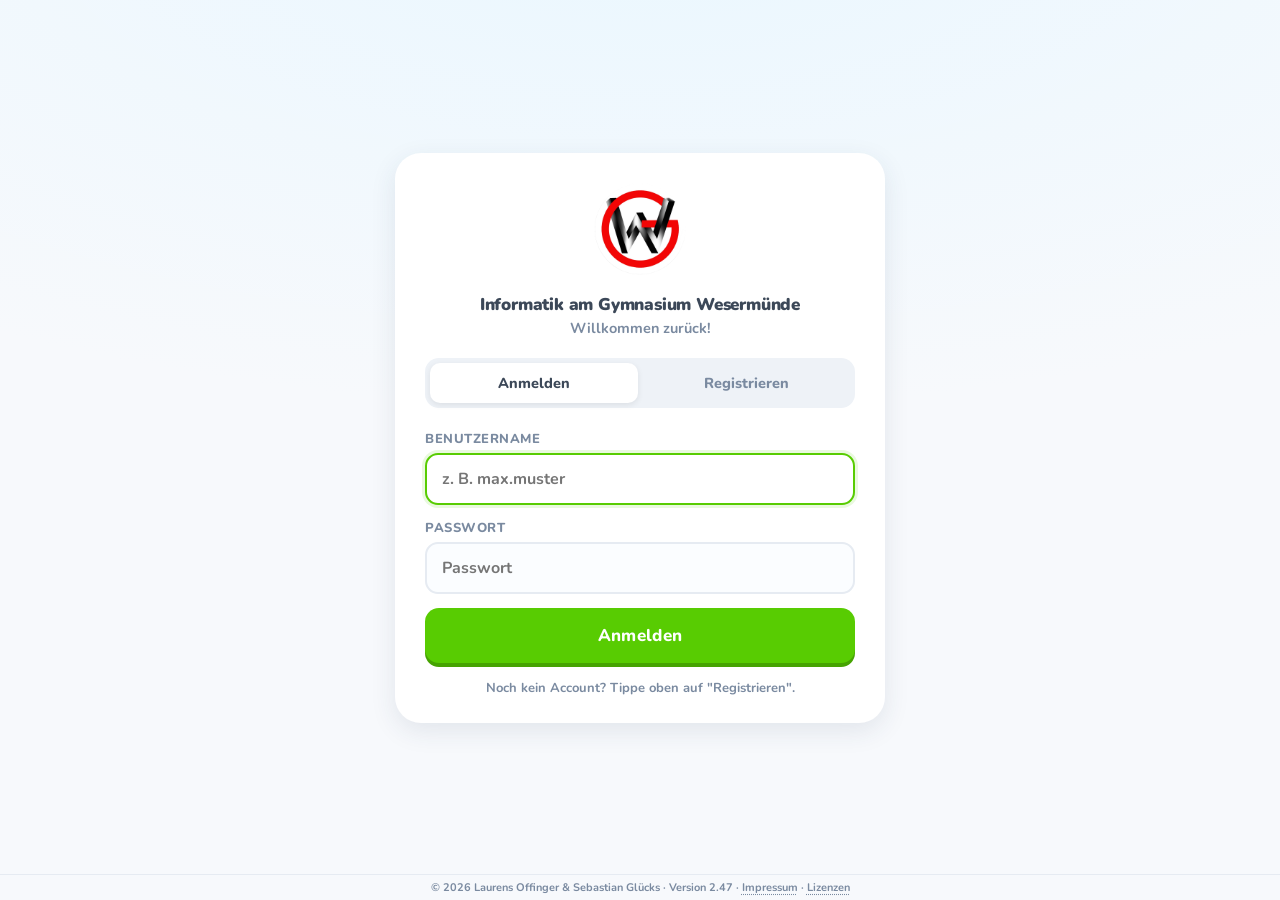
<file: index.html>
<!DOCTYPE html>
<html lang="de">
<head>
<meta charset="UTF-8">
<meta name="viewport" content="width=device-width, initial-scale=1.0">
<title>🐹 Informatik am Gymnasium Wesermünde</title>
<link rel="icon" href="data:image/svg+xml,<svg xmlns='http://www.w3.org/2000/svg' viewBox='0 0 100 100'><text y='.9em' font-size='90'>🐹</text></svg>">
<link rel="preconnect" href="https://fonts.googleapis.com">
<link href="https://fonts.googleapis.com/css2?family=Nunito:ital,wght@0,400;0,600;0,700;0,800;0,900&display=swap" rel="stylesheet">
<style>
  :root{
    --green:#58cc02; --green-d:#46a302; --green-l:#d7ffb8;
    --blue:#1cb0f6; --blue-d:#1899d6;
    --gold:#e7a13a; --gold-d:#c9851f;
    --red:#ff4b4b; --red-d:#e63a3a;
    --purple:#ce82ff;
    --ink:#3c4858; --muted:#7a8aa0; --line:#e6ebf2; --line2:#eef2f7;
    --bg:#f7f9fc; --card:#fff;
    --radius:18px; --shadow:0 8px 26px rgba(40,60,90,.10);
    font-family:"Nunito",system-ui,-apple-system,Segoe UI,Roboto,sans-serif;
  }
  *{box-sizing:border-box}
  html,body{height:100%}
  body{margin:0;background:var(--bg);color:var(--ink);font-family:inherit;font-weight:600}
  a{color:var(--blue);text-decoration:none}
  h1,h2,h3{font-weight:900;letter-spacing:-.2px}

  /* ---------- Splash ---------- */
  #splash{position:fixed;inset:0;display:flex;flex-direction:column;align-items:center;justify-content:center;gap:14px;background:var(--bg);z-index:100;transition:opacity .3s}
  #splash.hide{opacity:0;pointer-events:none}
  #splash .h{font-size:60px;animation:bounce 1s infinite}
  #splash .t{color:var(--muted);font-weight:800}
  @keyframes bounce{0%,100%{transform:translateY(0)}50%{transform:translateY(-12px)}}

  /* ---------- Buttons (Duolingo-3D) ---------- */
  .btn{border:none;border-radius:14px;font-family:inherit;font-weight:800;cursor:pointer;padding:13px 20px;font-size:15px;letter-spacing:.3px;transition:transform .06s,box-shadow .06s,filter .1s;display:inline-flex;align-items:center;gap:8px;justify-content:center}
  .btn:active{transform:translateY(2px)}
  .btn-primary{background:var(--green);color:#fff;box-shadow:0 4px 0 var(--green-d)}
  .btn-primary:active{box-shadow:0 2px 0 var(--green-d)}
  .btn-blue{background:var(--blue);color:#fff;box-shadow:0 4px 0 var(--blue-d)}
  .btn-blue:active{box-shadow:0 2px 0 var(--blue-d)}
  .btn-gold{background:var(--gold);color:#fff;box-shadow:0 4px 0 var(--gold-d)}
  .btn-danger{background:var(--red);color:#fff;box-shadow:0 4px 0 #c4302b}
  .btn-ghost{background:#fff;color:var(--ink);box-shadow:0 0 0 2px var(--line) inset}
  .btn-ghost:active{transform:translateY(1px)}
  .btn:disabled{opacity:.5;cursor:default;transform:none!important}
  .btn-sm{padding:8px 14px;font-size:13.5px;border-radius:11px}
  .btn-lg{padding:16px 26px;font-size:17px;width:100%}

  /* ---------- Inputs ---------- */
  .field{margin:0 0 14px}
  .field label{display:block;font-weight:800;font-size:13px;color:var(--muted);margin:0 0 5px;text-transform:uppercase;letter-spacing:.5px}
  .input{width:100%;border:2px solid var(--line);background:#fbfdff;border-radius:13px;padding:13px 15px;font-family:inherit;font-size:16px;font-weight:700;color:var(--ink);transition:.12s}
  .input:focus{outline:none;border-color:var(--blue);background:#fff}
  textarea.input{resize:vertical;min-height:90px;font-weight:600}

  /* ---------- Auth ---------- */
  .auth-wrap{min-height:100vh;display:flex;align-items:center;justify-content:center;padding:20px 20px 44px;
    background:radial-gradient(1200px 500px at 50% -10%, #eaf7ff, transparent), var(--bg)}
  .auth-card{background:var(--card);border-radius:26px;box-shadow:var(--shadow);width:100%;max-width:490px;padding:30px 30px 26px;animation:pop .35s cubic-bezier(.2,1.2,.4,1)}
  @keyframes pop{from{transform:scale(.94) translateY(10px);opacity:0}to{transform:none;opacity:1}}
  .auth-card .mascot{font-size:58px;text-align:center;line-height:1}
  .auth-card h1{text-align:center;font-size:17px;margin:8px 0 2px;white-space:nowrap}
  .auth-card .sub{text-align:center;color:var(--muted);font-weight:700;margin:0 0 20px;font-size:14.5px}
  .tabs{display:flex;background:var(--line2);border-radius:14px;padding:5px;margin:0 0 22px;gap:4px}
  .tabs button{flex:1;border:none;background:transparent;font-family:inherit;font-weight:800;font-size:14.5px;color:var(--muted);padding:10px;border-radius:10px;cursor:pointer}
  .tabs button.active{background:#fff;color:var(--ink);box-shadow:0 2px 6px rgba(0,0,0,.08)}
  .role-pick{display:grid;grid-template-columns:1fr 1fr;gap:10px;margin:0 0 14px}
  .role-opt{border:2px solid var(--line);border-radius:14px;padding:14px 10px;text-align:center;cursor:pointer;font-weight:800;transition:.12s;background:#fff}
  .role-opt .ic{font-size:26px;display:block;margin-bottom:4px}
  .role-opt.active{border-color:var(--green);background:#f3ffe9;color:var(--green-d)}
  .auth-msg{border-radius:12px;padding:10px 13px;font-weight:800;font-size:14px;margin:0 0 14px;display:none}
  .auth-msg.err{display:block;background:#fff0f0;color:var(--red-d)}
  .auth-msg.ok{display:block;background:#f0fff0;color:var(--green-d)}
  .auth-foot{text-align:center;color:var(--muted);font-size:13px;margin:16px 0 0;font-weight:700}
  .auth-credit{text-align:center;color:var(--muted);font-size:12px;margin:16px 0 0;font-weight:800;border-top:1px solid var(--line2);padding-top:12px}
  .auth-credit b{color:var(--gold-d)}
  #appfoot{position:fixed;left:0;right:0;bottom:0;text-align:center;font-size:11px;color:var(--muted);font-weight:700;padding:5px 10px;background:rgba(247,249,252,.93);border-top:1px solid var(--line);z-index:30;pointer-events:none}
  #appfoot b{color:inherit;font-weight:inherit}
  #appfoot a{pointer-events:auto}   /* der Footer selbst ist klick-durchlässig – Links (Impressum) aber klickbar */

  /* ---------- Patch-Notes (Fab unten links + Verlauf) ---------- */
  .patch-fab{position:fixed;left:16px;bottom:30px;z-index:40;background:#fff;color:var(--muted);border:none;border-radius:999px;
    box-shadow:0 6px 18px rgba(40,60,90,.18),0 0 0 1.5px var(--line) inset;padding:9px 15px 9px 13px;font-family:inherit;font-weight:800;
    font-size:13px;cursor:pointer;display:inline-flex;align-items:center;gap:7px;transition:transform .08s,box-shadow .14s,color .14s}
  .patch-fab:hover{color:var(--ink);transform:translateY(-2px);box-shadow:0 9px 22px rgba(40,60,90,.24),0 0 0 1.5px var(--blue) inset}
  .patch-fab:active{transform:translateY(0)}
  .patch-fab .dot{width:8px;height:8px;border-radius:50%;background:var(--blue);box-shadow:0 0 0 3px #d8f0ff}
  @media (max-width:560px){ .patch-fab span.lbl{display:none} .patch-fab{padding:11px;left:12px;bottom:36px} }
  .patchlog{display:flex;flex-direction:column;gap:6px;margin-top:8px}
  .patchlog .pn{border-left:3px solid var(--line);padding:8px 0 8px 15px}
  .patchlog .pn.latest{border-left-color:var(--green)}
  .patchlog .pn h4{margin:0;font-size:15.5px;display:flex;align-items:center;gap:8px;flex-wrap:wrap}
  .patchlog .pn .ver{font-size:11px;font-weight:900;color:var(--muted);background:var(--line2);padding:2px 8px;border-radius:7px;letter-spacing:.4px}
  .patchlog .pn .date{font-size:12px;color:var(--muted);font-weight:700;margin-left:auto}
  .patchlog .pn ul{margin:8px 0 2px;padding-left:19px}
  .patchlog .pn li{margin:0 0 5px;font-weight:600;line-height:1.45}
  .patchlog .pn li b{font-weight:800;color:var(--ink)}

  /* ---------- App shell ---------- */
  .topbar{position:sticky;top:0;z-index:20;background:#fff;border-bottom:1px solid var(--line);display:flex;align-items:center;gap:12px;padding:11px 18px;box-shadow:0 2px 10px rgba(40,60,90,.04)}
  .topbar .brand{display:flex;align-items:center;gap:9px;font-weight:900;font-size:16px;min-width:0;white-space:nowrap;overflow:hidden;text-overflow:ellipsis}
  .topbar .brand .h{font-size:24px}
  .topbar .brand img.blogo{height:28px;width:28px;object-fit:contain;flex:0 0 auto}
  .topbar .spacer{margin-left:auto}
  .chip{display:inline-flex;align-items:center;gap:7px;background:var(--line2);border-radius:999px;padding:6px 12px 6px 7px;font-weight:800;font-size:13.5px}
  .chip .av{width:26px;height:26px;border-radius:50%;background:var(--gold);color:#fff;display:flex;align-items:center;justify-content:center;font-size:14px;font-weight:900}
  .chip.teacher .av{background:var(--blue)}
  .badge{font-size:11px;font-weight:900;text-transform:uppercase;letter-spacing:.6px;padding:3px 8px;border-radius:8px;background:var(--green-l);color:var(--green-d)}
  .badge.blue{background:#dff2ff;color:var(--blue-d)}
  .badge.gold{background:#fff0d6;color:var(--gold-d)}
  .badge.gray{background:var(--line2);color:var(--muted)}

  /* ---------- Konto-Dropdown (Topbar) ---------- */
  .usermenu{position:relative;display:inline-block}
  .chipbtn{border:none;cursor:pointer;font-family:inherit;font-size:13.5px;color:var(--ink);transition:filter .1s}
  .chipbtn:hover{filter:brightness(.97)}
  .chip .caret{font-size:11px;opacity:.65;margin-left:1px}
  .menu{position:absolute;right:0;top:calc(100% + 8px);background:#fff;border-radius:14px;
    box-shadow:0 12px 30px rgba(40,60,90,.18),0 0 0 1px var(--line) inset;padding:6px;min-width:210px;z-index:60;
    display:flex;flex-direction:column;gap:2px;animation:pop .14s cubic-bezier(.2,1.2,.4,1)}
  .menu-item{display:flex;align-items:center;gap:10px;width:100%;text-align:left;border:none;background:none;
    font-family:inherit;font-weight:800;font-size:14px;color:var(--ink);padding:11px 13px;border-radius:10px;cursor:pointer}
  .menu-item:hover{background:var(--line2)}
  .menu-item.danger{color:var(--red-d)}
  .menu-item.danger:hover{background:#fff0f0}

  .container{max-width:1080px;margin:0 auto;padding:22px 18px 60px}
  .page-head{display:flex;align-items:center;gap:12px;margin:4px 0 20px;flex-wrap:wrap}
  .page-head h2{font-size:24px;margin:0}
  .page-head .spacer{margin-left:auto}
  .muted{color:var(--muted)}
  .crumb{background:none;border:none;color:var(--blue);font-weight:800;cursor:pointer;font-family:inherit;font-size:14px;padding:0}

  .grid{display:grid;gap:14px;grid-template-columns:repeat(auto-fill,minmax(250px,1fr))}
  .card{background:var(--card);border-radius:var(--radius);box-shadow:var(--shadow);padding:18px}
  .card.click{cursor:pointer;transition:transform .1s,box-shadow .1s;border:2px solid transparent}
  .card.click:hover{transform:translateY(-3px);box-shadow:0 12px 30px rgba(40,60,90,.14);border-color:var(--green-l)}
  .card h3{margin:0 0 6px;font-size:18px}
  .card .meta{color:var(--muted);font-size:13.5px;font-weight:700}
  .codechip{display:inline-flex;align-items:center;gap:8px;font-family:"JetBrains Mono",monospace;font-weight:800;background:#fff7e9;color:var(--gold-d);border:2px dashed var(--gold);border-radius:11px;padding:7px 12px;font-size:16px;letter-spacing:1px}
  .empty{text-align:center;color:var(--muted);padding:40px 20px;font-weight:700}
  .empty .ic{font-size:46px;display:block;margin-bottom:10px;opacity:.7}

  .list{display:flex;flex-direction:column;gap:10px}
  .row{display:flex;align-items:center;gap:12px;background:#fff;border:2px solid var(--line);border-radius:14px;padding:13px 15px}
  .row .grow{flex:1;min-width:0}
  .row .grow .t{display:block;font-weight:800}
  .row .grow .t.clickable{cursor:pointer;display:inline-block}
  .row .grow .t.clickable:hover{color:var(--blue);text-decoration:underline}
  .row .grow .s{display:block;color:var(--muted);font-size:13px;font-weight:700;margin-top:2px}
  /* Vorschautext einer Aufgabe: eine Zeile ueber die volle Breite, am Ende "..." */
  .row .grow .s.prev{white-space:nowrap;overflow:hidden;text-overflow:ellipsis;margin-top:3px}
  .acts{display:flex;gap:5px;flex:none}
  .abtn{border:1px solid var(--line);background:#fff;border-radius:9px;padding:6px 9px;font-size:14px;line-height:1;cursor:pointer;transition:.1s}
  .abtn:hover{border-color:#cdd5e0;background:#fafbfd}
  .abtn.on{background:#2b6cff;color:#fff;border-color:#2b6cff}
  .editnote{background:#fff7e6;border:1.5px solid #ffd98a;border-radius:12px;padding:9px 13px;font-size:13px;font-weight:700;color:#7a5a00;margin-bottom:10px}

  /* ---------- Matrix ---------- */
  /* max-height: die Matrix rollt in sich - nur so bleibt die Kopfzeile
     (position:sticky) beim Scrollen sichtbar */
  .matrix-wrap{overflow:auto;max-height:74vh;background:#fff;border-radius:var(--radius);box-shadow:var(--shadow);padding:6px}
  table.matrix{border-collapse:separate;border-spacing:0;width:100%;font-size:14px}
  table.matrix th,table.matrix td{padding:10px 12px;text-align:center;white-space:nowrap}
  table.matrix thead th{position:sticky;top:0;background:#fff;font-weight:900;color:var(--muted);border-bottom:2px solid var(--line);font-size:12.5px}
  table.matrix th.stu{text-align:left;position:sticky;left:0;background:#fff;z-index:1}
  table.matrix td.stu{text-align:left;position:sticky;left:0;background:#fff;font-weight:800;z-index:1;border-right:2px solid var(--line)}
  table.matrix td.stu.clickable{cursor:pointer}
  table.matrix td.stu.clickable:hover{color:var(--blue);text-decoration:underline}
  table.matrix tbody tr:nth-child(even) td{background:#fafcff}
  table.matrix tbody tr:nth-child(even) td.stu{background:#fafcff}
  /* Abgabe-Matrix im Vollbild (maximiert – über die gesamte Bildschirmbreite) */
  .matrix-modal{position:fixed;inset:0;z-index:70;background:var(--bg);display:flex;flex-direction:column}
  .matrix-modal .mm-head{display:flex;align-items:center;gap:12px;padding:13px 20px;border-bottom:1px solid var(--line);flex-wrap:wrap;background:var(--card)}
  .matrix-modal .mm-head h2{margin:0;font-size:18px}
  .matrix-modal .mm-body{flex:1;overflow:auto;padding:16px 20px}
  .matrix-modal .mm-body .matrix-wrap{box-shadow:none;padding:0;overflow:visible}   /* .mm-body wird Scroll-Container -> Kopfzeile (top:0) UND Namensspalte (left:0) kleben korrekt */
  .cell{display:inline-flex;align-items:center;justify-content:center;width:34px;height:34px;border-radius:10px;font-size:17px;font-weight:900}
  /* anklickbar -> Finger-Zeiger, wie bei den Entwurfs-Zellen */
  .cell.done{background:#e9ffd6;color:var(--green-d);cursor:pointer}
  .cell.pass{background:var(--green);color:#fff;cursor:pointer}
  .cell.none{background:var(--line2);color:#c4cdd9}
  .cell.draft{background:#e8f1ff;color:#3b7dd8;cursor:pointer;font-size:15px}
  .cell.draft:hover{background:#d7e8ff}

  /* ---------- SQL Aufgaben-Editor: Teilaufgaben-Liste ---------- */
  .sqedit{cursor:pointer;border:1.5px solid var(--line);border-radius:12px;padding:10px 13px;margin-bottom:8px;background:var(--card);transition:border-color .12s,background .12s,box-shadow .12s}
  .sqedit:hover{border-color:var(--green-l)}
  .sqedit.sel{border-color:var(--green);background:var(--green-l);box-shadow:0 2px 8px rgba(88,204,2,.10)}
  .sqedit-row{display:flex;align-items:center;gap:9px}
  .sqedit-no{flex:none;display:inline-flex;align-items:center;justify-content:center;width:22px;height:22px;border-radius:50%;background:var(--line2);color:var(--muted);font-weight:900;font-size:12px}
  .sqedit.sel .sqedit-no{background:var(--green);color:#fff}
  .sqedit-t{flex:1;min-width:0;font-weight:700;font-size:13.5px;color:var(--ink);white-space:nowrap;overflow:hidden;text-overflow:ellipsis}
  .sqedit-t.empty{font-weight:600;font-style:italic;color:var(--muted)}
  .sqedit-acts{flex:none;display:flex;gap:3px}

  /* ---------- Modal ---------- */
  .modal-bg{position:fixed;inset:0;background:rgba(30,42,60,.45);display:flex;align-items:center;justify-content:center;padding:18px;z-index:50;animation:fade .15s}
  @keyframes fade{from{opacity:0}to{opacity:1}}
  .modal{background:#fff;border-radius:22px;box-shadow:var(--shadow);width:100%;max-width:560px;max-height:92vh;overflow:auto;padding:24px;animation:pop .25s cubic-bezier(.2,1.2,.4,1)}
  .modal.wide{max-width:920px}
  .modal h3{margin:0 0 4px;font-size:21px}
  .modal .x{float:right;border:none;background:var(--line2);width:34px;height:34px;border-radius:10px;font-size:18px;cursor:pointer;font-weight:900;color:var(--muted)}

  /* ---------- Toast ---------- */
  #toast{position:fixed;bottom:46px;left:50%;transform:translateX(-50%) translateY(24px);background:#2b3a4f;color:#fff;padding:13px 20px;border-radius:14px;font-weight:800;box-shadow:var(--shadow);opacity:0;transition:.25s;pointer-events:none;z-index:120;max-width:90vw}
  #toast.show{opacity:1;transform:translateX(-50%) translateY(0)}
  #toast.err{background:var(--red-d)} #toast.ok{background:var(--green-d)}

  .spin{width:22px;height:22px;border:3px solid var(--line);border-top-color:var(--green);border-radius:50%;animation:rot .7s linear infinite;display:inline-block}
  @keyframes rot{to{transform:rotate(360deg)}}
  .center-load{display:flex;align-items:center;justify-content:center;gap:12px;padding:50px;color:var(--muted);font-weight:800}

  @media (max-width:560px){
    .auth-card{padding:24px 20px}
    .role-pick{grid-template-columns:1fr 1fr}
  }

  /* ---------- Tool-Launcher ---------- */
  .toolgrid{grid-template-columns:repeat(auto-fill,minmax(220px,1fr));max-width:760px;margin:0 auto}
  .card.tool{text-align:center;padding:24px 16px}
  .card.tool .ticon{font-size:46px;line-height:1;margin-bottom:6px}
  .card.tool.disabled{opacity:.55;filter:grayscale(.6);cursor:not-allowed}

  /* ---------- Dark Mode (hell/dunkel/automatisch) ---------- */
  :root[data-theme="dark"]{
    --ink:#e7edf5; --muted:#9aa7b8; --line:#2b3442; --line2:#222b37;
    --bg:#141a22; --card:#1e2531; --green-l:#26361b;
    --shadow:0 8px 26px rgba(0,0,0,.55);
  }
  :root[data-theme="dark"] body{background:var(--bg)}
  :root[data-theme="dark"] .topbar{background:var(--card)}
  :root[data-theme="dark"] .menu{background:var(--card)}
  :root[data-theme="dark"] .menu-item.danger:hover{background:#3a1f22}
  :root[data-theme="dark"] .input{background:#161d27;color:var(--ink);border-color:var(--line)}
  :root[data-theme="dark"] .input:focus{background:#1e2531}
  :root[data-theme="dark"] .btn-ghost{background:#1e2531;color:var(--ink);box-shadow:0 0 0 2px var(--line) inset}
  :root[data-theme="dark"] .tabs button.active{background:#2b3442;color:var(--ink)}
  :root[data-theme="dark"] .role-opt{background:#1e2531}
  :root[data-theme="dark"] .codechip{background:#2a2410;color:var(--gold)}
  :root[data-theme="dark"] .modal{background:var(--card)}
  :root[data-theme="dark"] .matrix-wrap{background:var(--card)}
  :root[data-theme="dark"] table.matrix thead th,
  :root[data-theme="dark"] table.matrix th.stu,
  :root[data-theme="dark"] table.matrix td.stu{background:var(--card)}
  :root[data-theme="dark"] table.matrix tbody tr:nth-child(even) td,
  :root[data-theme="dark"] table.matrix tbody tr:nth-child(even) td.stu{background:#18202b}
  :root[data-theme="dark"] .row{background:var(--card)}
  :root[data-theme="dark"] .abtn:not(.on){background:#1e2531;color:var(--ink)}
  :root[data-theme="dark"] .abtn:not(.on):hover{background:#27303d}
  :root[data-theme="dark"] .patch-fab{background:var(--card);color:var(--ink)}
  :root[data-theme="dark"] #appfoot{background:rgba(20,26,34,.93)}
  :root[data-theme="dark"] .auth-wrap{background:radial-gradient(1200px 500px at 50% -10%, #102438, transparent), var(--bg)}

  /* ---------- Aufgabenseite (2.47): Drei-Spalten-Layout ohne Seiten-Scroll --
     Desktop (ab 1280 px): Territorium 30 | Code 40 | Abgaben 30. Zwei Regler:
     links (in der Ansicht) verschiebt Territorium/Code bei fester Abgaben-
     Spalte, rechts verschiebt Code/Abgaben bei festem Territorium. Die
     Ausgabe sitzt unten am Bildschirmrand, ihr Griff zieht die Hoehe.
     Mobil (unter 1280 px): Territorium|Code 50:50, "Meine Abgaben" tauscht
     das Territorium aus. */
  .container.weit{max-width:none;height:calc(100vh - 58px);display:flex;flex-direction:column;overflow:hidden;padding:8px 18px 10px}
  .weit .page-head{margin:0 0 6px;flex:0 0 auto}
  .weit .page-head h2{font-size:22px}
  .weit > .card,.weit > div{flex:0 0 auto}
  .weit .ab-desc{margin:0 0 8px;padding:10px 16px;max-height:24vh;overflow:auto}
  .topbar #tbSlot{position:absolute;left:50%;top:50%;transform:translate(-50%,-50%);z-index:1}
  .topbar #tbSlot .btn{padding:8px 16px;font-size:14px}
  @media (max-width:900px){ .topbar #tbSlot{position:static;transform:none} .topbar #tbSlot .btn{padding:7px 12px} }
  .topbar #tbBack{margin-right:6px}
  .cockpit{flex:1 1 auto!important;min-height:280px;position:relative;display:grid;gap:0;
    grid-template-columns:minmax(0,1fr) 9px var(--ckB,29%);align-items:stretch}
  .cockpit.ohne-abg{grid-template-columns:minmax(0,1fr) 0 0}
  .cockpit.ohne-abg .ck-split,.cockpit.ohne-abg .ck-side{display:none}
  .ck-main{min-width:0;min-height:0;display:flex;flex-direction:column}
  #solveHost{flex:1;min-height:0}
  .cockpit .hv{height:100%;display:flex;flex-direction:column}
  .cockpit .hv.fill .hv-main{height:auto!important;flex:1;min-height:0}
  .cockpit .hv .hv-hsplit{display:none}
  /* Territorium LINKS, Code RECHTS: die beiden Ansichts-Spalten tauschen die
     Plaetze rein per Raster - die Engine bleibt unangetastet. --edwA gilt
     damit fuer die LINKE Spalte (Territorium). Standard 30:40. */
  .cockpit .hv-main > .hv-pane:nth-child(1){grid-column:3;grid-row:1}
  .cockpit .hv-main > .hv-vsplit{grid-column:2;grid-row:1}
  .cockpit .hv-main > .hv-pane:nth-child(3){grid-column:1;grid-row:1}
  .cockpit .hv{--edwA:3fr;--edwB:4fr}
  .ck-split{cursor:ew-resize;display:flex;align-items:center;justify-content:center}
  .ck-split::after{content:"";width:3px;height:44px;border-radius:2px;background:var(--muted);opacity:.35}
  .ck-split:hover::after{opacity:.7;background:#1cb0f6}
  .ck-side{min-width:0;min-height:0}
  .side-pane{background:var(--card);border:2px solid var(--line);border-radius:14px;overflow:hidden;
    display:flex;flex-direction:column;height:100%;min-height:0}
  .side-pane .sp-head{padding:8px 12px;border-bottom:1px solid var(--line2);font-weight:800;font-size:13px;color:var(--muted);display:flex;align-items:center;gap:8px;flex:0 0 auto}
  .side-pane .sp-body{flex:1;overflow:auto;padding:10px 12px;min-height:0}
  .side-pane .sp-body .list{display:flex;flex-direction:column;gap:8px}
  .side-pane .sp-foot{flex:0 0 auto;border-top:1px solid var(--line2);padding:10px 12px;background:var(--bg)}
  /* Ausgabe: unten fixiert, Hoehe am Griff ziehbar */
  #outGrip{flex:0 0 auto;height:11px;margin:4px 0 2px;cursor:ns-resize;display:flex;align-items:center;justify-content:center}
  #outGrip::after{content:"";width:56px;height:3px;border-radius:2px;background:var(--muted);opacity:.35}
  #outGrip:hover::after{opacity:.7;background:#1cb0f6}
  #solveOutHome{flex:0 0 auto;display:block}
  #solveOutHome .out{height:var(--outH,110px)!important;min-height:44px;max-height:55vh;resize:none}
  #draftMsg{position:fixed;top:62px;right:16px;z-index:30;font-size:12px;color:var(--muted);
    background:var(--card);border:1px solid var(--line);border-radius:10px;padding:4px 10px;
    box-shadow:var(--shadow);pointer-events:none}
  #draftMsg:empty{display:none}
  @media (max-width:1279px){
    .cockpit{grid-template-columns:minmax(0,1fr) 0 0}
    .ck-split,.ck-side{display:none}
    .cockpit .hv{--edwA:1fr;--edwB:1fr}
    .cockpit.mob-abg .hv-main > .hv-pane:nth-child(3){visibility:hidden}
    /* Overlay im selben Rasterfeld wie die Hauptspalte - absolute Positionierung
       wuerde sich am (leeren) dritten Rasterfeld ausrichten und rechts landen. */
    .cockpit.mob-abg .ck-side{display:block;grid-column:1;grid-row:1;justify-self:start;width:calc(50% - 5px);height:100%;z-index:5}
  }
  
</style>
<link rel="stylesheet" href="polish.css?v=1">
<script>(function(){try{var p=localStorage.getItem('themePref')||'auto';var d=p==='dark'||(p==='auto'&&window.matchMedia&&window.matchMedia('(prefers-color-scheme:dark)').matches);document.documentElement.setAttribute('data-theme',d?'dark':'light');}catch(e){}})();</script>
</head>
<body>
  <div id="splash"><div class="h">🐹</div><div class="t">Informatik am Gymnasium Wesermünde lädt…</div></div>
  <div id="app"></div>
  <footer id="appfoot"></footer>
  <div id="toast"></div>

  <!-- Supabase-Bibliothek: bewusst die MITGELIEFERTE, gepinnte Kopie (v2.112.2)
       statt eines CDN. Grund: Ein CDN-Skript mit schwebender Versionsangabe
       koennte jederzeit ausgetauscht werden und haette dann vollen Zugriff auf
       Anmeldedaten und Schuelerdaten. Ausserdem laeuft die Plattform so komplett
       offline im Schulnetz, und die CSP kommt ohne Fremd-Domain aus. -->
  <script src="supabase.local.js?v=2112"></script>
  <script src="config.js"></script>
  <script>/* Favicon optional per config.js (FAVICON_URL) austauschbar – z. B. auf dem Schulserver */(function(){try{var c=window.HAMSTER_CONFIG||{};if(c.FAVICON_URL){var l=document.querySelector("link[rel='icon']");if(!l){l=document.createElement("link");l.rel="icon";document.head.appendChild(l);}l.href=c.FAVICON_URL;}}catch(e){}})();</script>
  <script src="engine.js?v=h25"></script>
  <script src="sqlengine.js?v=h25"></script>
  <script src="filiusengine.js?v=h5"></script>
  <script src="filiusview.js?v=h6"></script>
  <script src="javaengine.js?v=j2"></script>
  <script src="javaview.js?v=j5"></script>
  <script src="app.js?v=h62"></script>
  <script src="polish.js?v=1"></script>
</body>
</html>
</file>
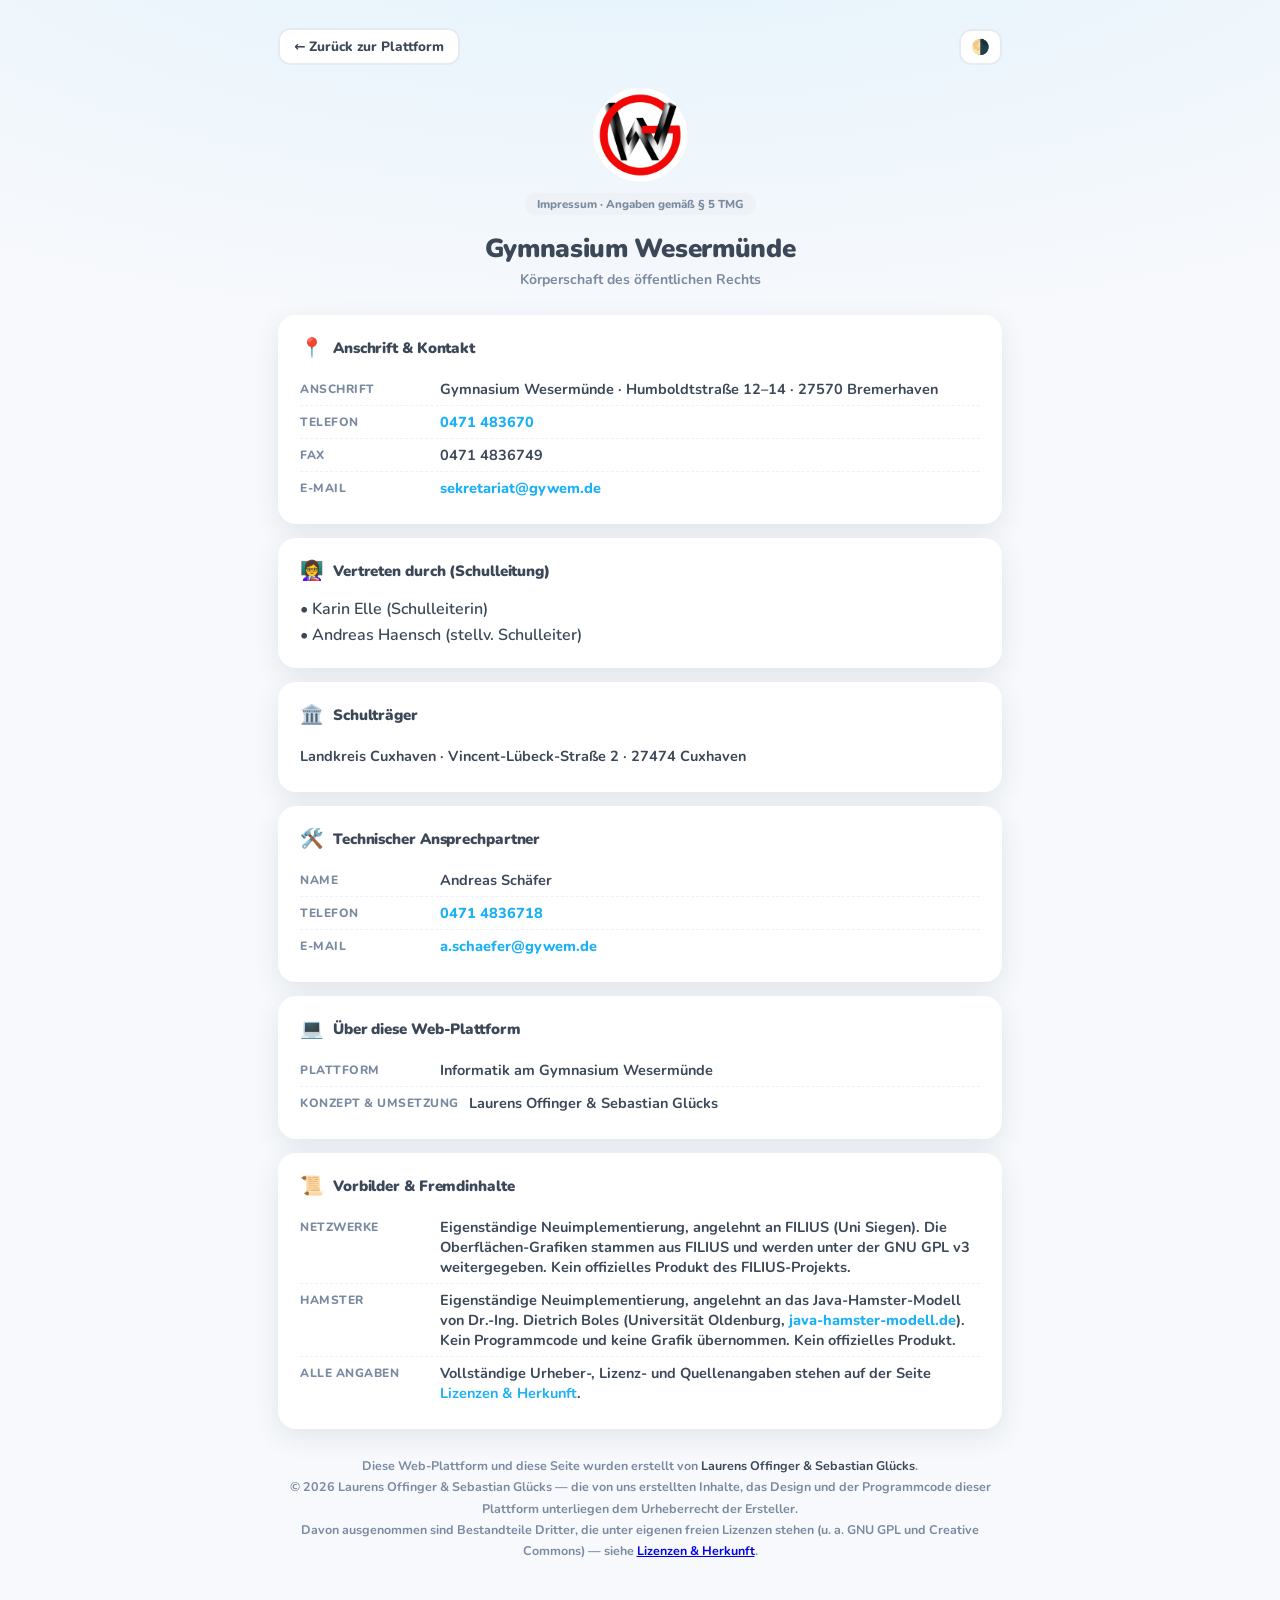
<file: impressum.html>
<!DOCTYPE html>
<html lang="de">
<head>
<meta charset="UTF-8">
<meta name="viewport" content="width=device-width, initial-scale=1.0">
<title>Impressum · Informatik am Gymnasium Wesermünde</title>
<link rel="icon" href="data:image/svg+xml,<svg xmlns='http://www.w3.org/2000/svg' viewBox='0 0 100 100'><text y='.9em' font-size='90'>🐹</text></svg>">
<link rel="preconnect" href="https://fonts.googleapis.com">
<link href="https://fonts.googleapis.com/css2?family=Nunito:ital,wght@0,400;0,600;0,700;0,800;0,900&display=swap" rel="stylesheet">

<script>
/* ============================================================================
   ✏️✏️✏️  HIER DIE IMPRESSUMS-DATEN BEARBEITEN  ✏️✏️✏️
   ----------------------------------------------------------------------------
   Einfach die Texte in Anführungszeichen ändern und die Datei speichern.
   Leere Felder ("") werden auf der Seite automatisch AUSGEBLENDET —
   so könnt ihr z. B. Aufsichtsbehörde oder Datenschutz später ergänzen.
   ============================================================================ */
const DATEN = {
  einrichtung:  "Gymnasium Wesermünde",
  rechtsform:   "Körperschaft des öffentlichen Rechts",
  strasse:      "Humboldtstraße 12–14",
  plzOrt:       "27570 Bremerhaven",
  telefon:      "0471 483670",
  fax:          "0471 4836749",
  email:        "sekretariat@gywem.de",

  leitung: [                                   // gesetzliche Vertretung
    "Karin Elle (Schulleiterin)",
    "Andreas Haensch (stellv. Schulleiter)",
  ],

  traeger:      "Landkreis Cuxhaven · Vincent-Lübeck-Straße 2 · 27474 Cuxhaven",

  technik: {                                   // technischer Ansprechpartner
    name:    "Andreas Schäfer",
    telefon: "0471 4836718",
    email:   "a.schaefer@gywem.de",
  },

  aufsicht:       "",   // z. B. "Niedersächsische Landesschulbehörde, …" (leer = ausgeblendet)
  datenschutz:    "",   // z. B. "Datenschutzbeauftragte:r: Name, E-Mail"   (leer = ausgeblendet)
  verantwortlich: "",   // Verantwortlich i. S. d. § 18 Abs. 2 MStV        (leer = ausgeblendet)

  plattform: {                                 // Angaben zu dieser Web-Plattform
    name:      "Informatik am Gymnasium Wesermünde",
    ersteller: "Laurens Offinger & Sebastian Glücks",
    jahr:      "2026",
  },
};
/* ======================= ENDE DES BEARBEITBAREN TEILS ======================= */
</script>

<style>
  :root{
    --green:#58cc02; --green-d:#46a302;
    --blue:#1cb0f6; --blue-d:#1899d6;
    --gold:#e7a13a; --red-d:#e63a3a;
    --ink:#3c4858; --muted:#7a8aa0; --line:#e6ebf2; --line2:#eef2f7;
    --bg:#f7f9fc; --card:#fff;
    --radius:18px; --shadow:0 8px 26px rgba(40,60,90,.10);
    font-family:"Nunito",system-ui,-apple-system,Segoe UI,Roboto,sans-serif;
  }
  :root[data-theme="dark"]{
    --ink:#dbe4ef; --muted:#8fa1b8; --line:#2a3340; --line2:#222b36;
    --bg:#10151c; --card:#151b24; --shadow:0 8px 26px rgba(0,0,0,.35);
  }
  *{box-sizing:border-box}
  body{margin:0;background:radial-gradient(1200px 500px at 50% -10%, rgba(28,176,246,.10), transparent), var(--bg);
       color:var(--ink);font-family:inherit;font-weight:600;min-height:100vh}
  .wrap{max-width:760px;margin:0 auto;padding:28px 18px 60px}
  .top{display:flex;align-items:center;gap:10px;margin-bottom:22px;flex-wrap:wrap}
  .back{display:inline-flex;align-items:center;gap:7px;background:var(--card);color:var(--ink);text-decoration:none;
        font-weight:800;font-size:13.5px;padding:9px 16px;border-radius:12px;box-shadow:0 0 0 2px var(--line) inset;transition:.12s}
  .back:hover{box-shadow:0 0 0 2px var(--blue) inset;color:var(--blue)}
  .theme{margin-left:auto;border:none;background:var(--card);box-shadow:0 0 0 2px var(--line) inset;border-radius:12px;
         padding:9px 12px;cursor:pointer;font-size:15px}
  .hero{text-align:center;margin:6px 0 26px}
  .hero .mascot{font-size:52px;line-height:1}
  .hero h1{font-weight:900;letter-spacing:-.3px;font-size:26px;margin:8px 0 4px}
  .hero p{color:var(--muted);font-weight:700;margin:0;font-size:14px}
  .card{background:var(--card);border-radius:var(--radius);box-shadow:var(--shadow);padding:20px 22px;margin-bottom:14px}
  .card h2{display:flex;align-items:center;gap:9px;font-size:15px;font-weight:900;margin:0 0 12px;letter-spacing:-.1px}
  .card h2 .ic{font-size:19px}
  .row{display:flex;gap:10px;padding:6px 0;border-bottom:1px dashed var(--line2);font-size:14.5px;flex-wrap:wrap}
  .row:last-child{border-bottom:none}
  .row .k{min-width:130px;color:var(--muted);font-weight:800;font-size:12px;text-transform:uppercase;letter-spacing:.5px;padding-top:2px}
  .row .v{flex:1;font-weight:700;min-width:200px}
  .row .v a{color:var(--blue);text-decoration:none;font-weight:800}
  .row .v a:hover{text-decoration:underline}
  ul.plain{margin:0;padding:0;list-style:none}
  ul.plain li{padding:2px 0}
  .copyright{margin-top:26px;text-align:center;color:var(--muted);font-size:12.5px;font-weight:700;line-height:1.7}
  .copyright b{color:var(--ink)}
  .badge{display:inline-block;background:var(--line2);border-radius:999px;padding:3px 12px;font-size:11.5px;font-weight:800;color:var(--muted);margin-bottom:8px}
</style>
</head>
<body>
<div class="wrap">
  <div class="top">
    <a class="back" href="index.html">← Zurück zur Plattform</a>
    <button class="theme" id="themeBtn" title="Design wechseln">🌗</button>
  </div>

  <div class="hero">
    <div class="mascot"><img src="logo-gywem.png" alt="Logo Gymnasium Wesermünde" style="height:96px;width:96px;object-fit:contain" onerror="this.outerHTML='🏫'"></div>
    <div class="badge">Impressum · Angaben gemäß § 5 TMG</div>
    <h1 id="hName"></h1>
    <p id="hForm"></p>
  </div>

  <div class="card">
    <h2><span class="ic">📍</span>Anschrift &amp; Kontakt</h2>
    <div class="row"><span class="k">Anschrift</span><span class="v" id="vAnschrift"></span></div>
    <div class="row"><span class="k">Telefon</span><span class="v" id="vTel"></span></div>
    <div class="row" id="rFax"><span class="k">Fax</span><span class="v" id="vFax"></span></div>
    <div class="row"><span class="k">E-Mail</span><span class="v" id="vMail"></span></div>
  </div>

  <div class="card">
    <h2><span class="ic">👩‍🏫</span>Vertreten durch (Schulleitung)</h2>
    <ul class="plain" id="vLeitung"></ul>
  </div>

  <div class="card">
    <h2><span class="ic">🏛️</span>Schulträger</h2>
    <div class="row"><span class="v" id="vTraeger" style="min-width:0"></span></div>
  </div>

  <div class="card" id="cTechnik">
    <h2><span class="ic">🛠️</span>Technischer Ansprechpartner</h2>
    <div class="row"><span class="k">Name</span><span class="v" id="vTechName"></span></div>
    <div class="row"><span class="k">Telefon</span><span class="v" id="vTechTel"></span></div>
    <div class="row"><span class="k">E-Mail</span><span class="v" id="vTechMail"></span></div>
  </div>

  <div class="card" id="cAufsicht" hidden>
    <h2><span class="ic">⚖️</span>Zuständige Aufsichtsbehörde</h2>
    <div class="row"><span class="v" id="vAufsicht" style="min-width:0"></span></div>
  </div>

  <div class="card" id="cDatenschutz" hidden>
    <h2><span class="ic">🔒</span>Datenschutz</h2>
    <div class="row"><span class="v" id="vDatenschutz" style="min-width:0"></span></div>
  </div>

  <div class="card" id="cVerantwortlich" hidden>
    <h2><span class="ic">📰</span>Verantwortlich i. S. d. § 18 Abs. 2 MStV</h2>
    <div class="row"><span class="v" id="vVerantwortlich" style="min-width:0"></span></div>
  </div>

  <div class="card">
    <h2><span class="ic">💻</span>Über diese Web-Plattform</h2>
    <div class="row"><span class="k">Plattform</span><span class="v" id="vPlatName"></span></div>
    <div class="row"><span class="k">Konzept &amp; Umsetzung</span><span class="v" id="vPlatBy"></span></div>
  </div>

  <div class="card">
    <h2><span class="ic">📜</span>Vorbilder &amp; Fremdinhalte</h2>
    <div class="row"><span class="k">Netzwerke</span><span class="v">Eigenständige Neuimplementierung, angelehnt an
      <b>FILIUS</b> (Uni Siegen). Die Oberflächen-Grafiken stammen aus FILIUS und werden unter der
      <b>GNU GPL v3</b> weitergegeben. Kein offizielles Produkt des FILIUS-Projekts.</span></div>
    <div class="row"><span class="k">Hamster</span><span class="v">Eigenständige Neuimplementierung, angelehnt an das
      <b>Java-Hamster-Modell</b> von Dr.-Ing. Dietrich Boles (Universität Oldenburg,
      <a href="https://www.java-hamster-modell.de/" target="_blank" rel="noopener">java-hamster-modell.de</a>).
      Kein Programmcode und keine Grafik übernommen. Kein offizielles Produkt.</span></div>
    <div class="row"><span class="k">Alle Angaben</span><span class="v">Vollständige Urheber-, Lizenz- und
      Quellenangaben stehen auf der Seite <a href="lizenzen.html"><b>Lizenzen &amp; Herkunft</b></a>.</span></div>
  </div>

  <p class="copyright" id="copyLine"></p>
</div>

<script>
/* Design hell/dunkel — nutzt dieselbe Einstellung wie die Plattform */
(function(){
  function pref(){ try{ return localStorage.getItem("themePref")||"auto"; }catch(e){ return "auto"; } }
  function dark(p){ return p==="dark" || (p==="auto" && window.matchMedia && window.matchMedia("(prefers-color-scheme:dark)").matches); }
  function apply(){
    var p=pref();
    document.documentElement.setAttribute("data-theme", dark(p)?"dark":"light");
    var b=document.getElementById("themeBtn");
    if(b){ b.textContent = p==="dark"?"🌙":p==="light"?"☀️":"🌗";
           b.title = "Design: "+(p==="dark"?"Dunkel":p==="light"?"Hell":"Automatisch (System)")+" – klicken zum Wechseln"; }
  }
  apply();
  document.getElementById("themeBtn").onclick = function(){
    var order=["auto","light","dark"], next=order[(order.indexOf(pref())+1)%order.length];
    try{ localStorage.setItem("themePref", next); }catch(e){}
    apply();
  };
  if(window.matchMedia){ try{ window.matchMedia("(prefers-color-scheme:dark)").addEventListener("change", function(){ if(pref()==="auto") apply(); }); }catch(e){} }
})();

/* Daten (aus dem DATEN-Block oben) sicher in die Seite schreiben */
(function(){
  var D = DATEN;
  function set(id, text){ var el=document.getElementById(id); if(el) el.textContent = text; }
  function setLink(id, href, text){ var el=document.getElementById(id); if(!el) return;
    var a=document.createElement("a"); a.href=href; a.textContent=text; el.appendChild(a); }
  set("hName", D.einrichtung);
  set("hForm", D.rechtsform);
  set("vAnschrift", D.einrichtung + " · " + D.strasse + " · " + D.plzOrt);
  setLink("vTel", "tel:" + D.telefon.replace(/\s+/g,""), D.telefon);
  if(D.fax){ set("vFax", D.fax); } else { document.getElementById("rFax").hidden = true; }
  setLink("vMail", "mailto:" + D.email, D.email);
  var ul=document.getElementById("vLeitung");
  D.leitung.forEach(function(p){ var li=document.createElement("li"); li.textContent="• "+p; ul.appendChild(li); });
  set("vTraeger", D.traeger);
  if(D.technik && D.technik.name){
    set("vTechName", D.technik.name);
    setLink("vTechTel", "tel:" + D.technik.telefon.replace(/\s+/g,""), D.technik.telefon);
    setLink("vTechMail", "mailto:" + D.technik.email, D.technik.email);
  } else { document.getElementById("cTechnik").hidden = true; }
  [["aufsicht","cAufsicht","vAufsicht"],["datenschutz","cDatenschutz","vDatenschutz"],["verantwortlich","cVerantwortlich","vVerantwortlich"]]
    .forEach(function(x){ if(D[x[0]]){ document.getElementById(x[1]).hidden=false; set(x[2], D[x[0]]); } });
  set("vPlatName", D.plattform.name);
  set("vPlatBy", D.plattform.ersteller);
  var c=document.getElementById("copyLine");
  c.innerHTML = "Diese Web-Plattform und diese Seite wurden erstellt von <b>" + D.plattform.ersteller + "</b>.<br>" +
    "© " + D.plattform.jahr + " " + D.plattform.ersteller + " — die von uns erstellten Inhalte, das Design und der " +
    "Programmcode dieser Plattform unterliegen dem Urheberrecht der Ersteller.<br>" +
    "Davon ausgenommen sind Bestandteile Dritter, die unter eigenen freien Lizenzen stehen " +
    "(u. a. GNU GPL und Creative Commons) — siehe <a href=\"lizenzen.html\">Lizenzen &amp; Herkunft</a>.";
})();
</script>
</body>
</html>
</file>
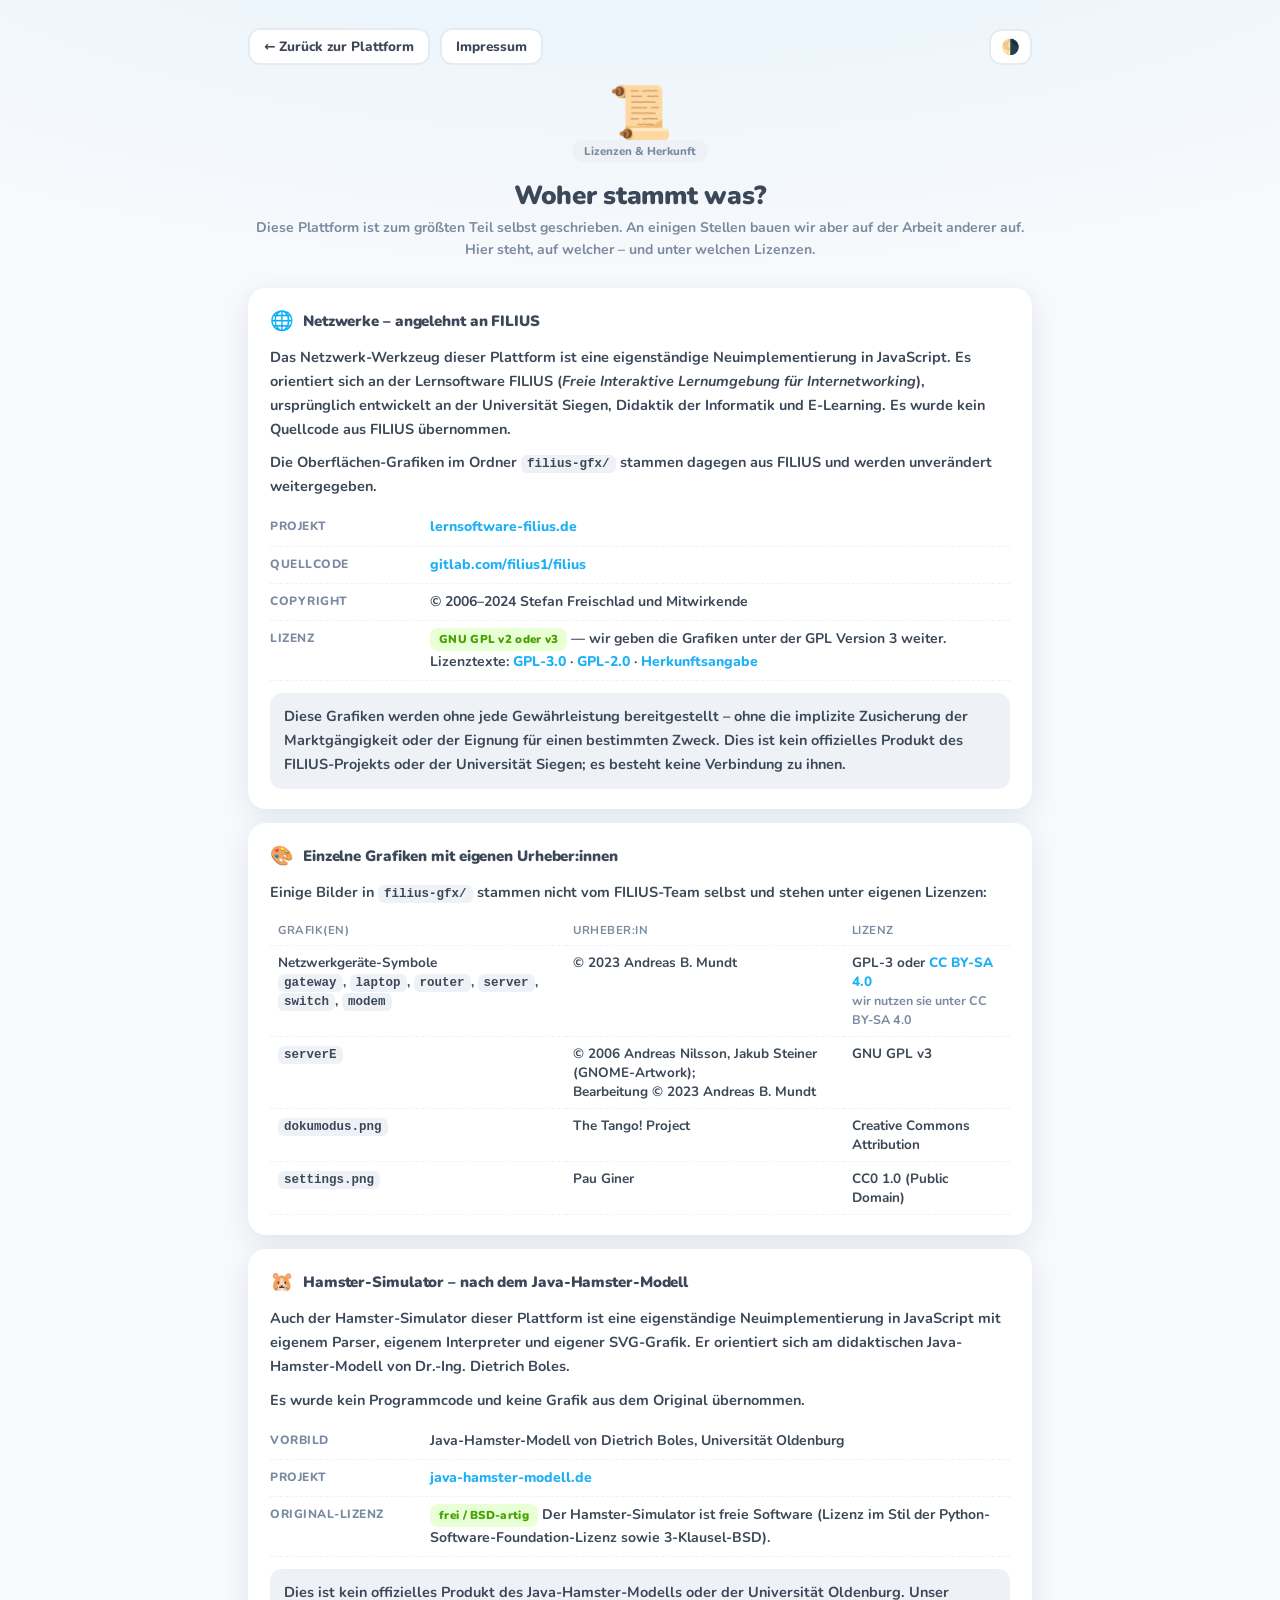
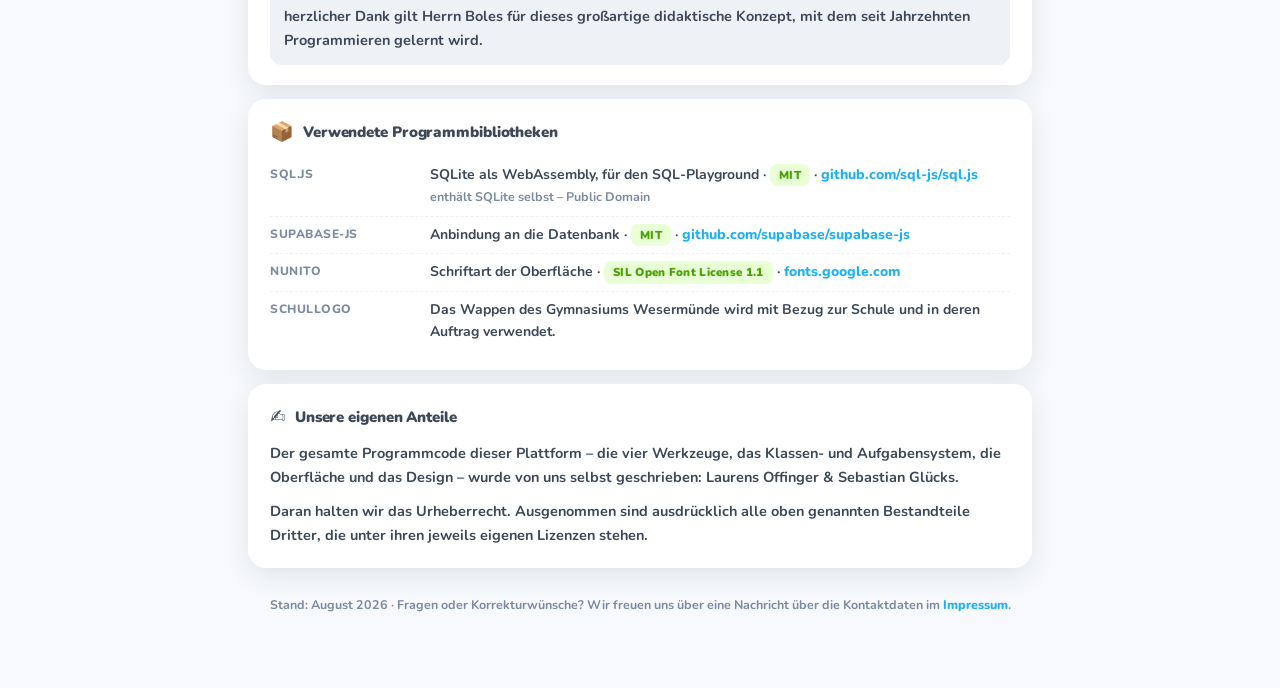
<file: lizenzen.html>
<!DOCTYPE html>
<html lang="de">
<head>
<meta charset="UTF-8">
<meta name="viewport" content="width=device-width, initial-scale=1.0">
<title>Lizenzen &amp; Herkunft · Informatik am Gymnasium Wesermünde</title>
<link rel="icon" href="data:image/svg+xml,<svg xmlns='http://www.w3.org/2000/svg' viewBox='0 0 100 100'><text y='.9em' font-size='90'>📜</text></svg>">
<link rel="preconnect" href="https://fonts.googleapis.com">
<link href="https://fonts.googleapis.com/css2?family=Nunito:ital,wght@0,400;0,600;0,700;0,800;0,900&display=swap" rel="stylesheet">

<style>
  :root{
    --green:#58cc02; --green-d:#46a302;
    --blue:#1cb0f6; --blue-d:#1899d6;
    --gold:#e7a13a; --red-d:#e63a3a;
    --ink:#3c4858; --muted:#7a8aa0; --line:#e6ebf2; --line2:#eef2f7;
    --bg:#f7f9fc; --card:#fff;
    --radius:18px; --shadow:0 8px 26px rgba(40,60,90,.10);
    font-family:"Nunito",system-ui,-apple-system,Segoe UI,Roboto,sans-serif;
  }
  :root[data-theme="dark"]{
    --ink:#dbe4ef; --muted:#8fa1b8; --line:#2a3340; --line2:#222b36;
    --bg:#10151c; --card:#151b24; --shadow:0 8px 26px rgba(0,0,0,.35);
  }
  *{box-sizing:border-box}
  body{margin:0;background:radial-gradient(1200px 500px at 50% -10%, rgba(28,176,246,.10), transparent), var(--bg);
       color:var(--ink);font-family:inherit;font-weight:600;min-height:100vh}
  .wrap{max-width:820px;margin:0 auto;padding:28px 18px 60px}
  .top{display:flex;align-items:center;gap:10px;margin-bottom:22px;flex-wrap:wrap}
  .back{display:inline-flex;align-items:center;gap:7px;background:var(--card);color:var(--ink);text-decoration:none;
        font-weight:800;font-size:13.5px;padding:9px 16px;border-radius:12px;box-shadow:0 0 0 2px var(--line) inset;transition:.12s}
  .back:hover{box-shadow:0 0 0 2px var(--blue) inset;color:var(--blue)}
  .theme{margin-left:auto;border:none;background:var(--card);box-shadow:0 0 0 2px var(--line) inset;border-radius:12px;
         padding:9px 12px;cursor:pointer;font-size:15px}
  .hero{text-align:center;margin:6px 0 26px}
  .hero .mascot{font-size:52px;line-height:1}
  .hero h1{font-weight:900;letter-spacing:-.3px;font-size:26px;margin:8px 0 4px}
  .hero p{color:var(--muted);font-weight:700;margin:0;font-size:14px;line-height:1.6}
  .card{background:var(--card);border-radius:var(--radius);box-shadow:var(--shadow);padding:20px 22px;margin-bottom:14px}
  .card h2{display:flex;align-items:center;gap:9px;font-size:15px;font-weight:900;margin:0 0 12px;letter-spacing:-.1px}
  .card h2 .ic{font-size:19px}
  .card p{font-size:14.5px;line-height:1.65;font-weight:700;margin:0 0 10px}
  .card p:last-child{margin-bottom:0}
  .row{display:flex;gap:10px;padding:7px 0;border-bottom:1px dashed var(--line2);font-size:14px;flex-wrap:wrap}
  .row:last-child{border-bottom:none}
  .row .k{min-width:150px;color:var(--muted);font-weight:800;font-size:12px;text-transform:uppercase;letter-spacing:.5px;padding-top:2px}
  .row .v{flex:1;font-weight:700;min-width:220px;line-height:1.6}
  a{color:var(--blue);text-decoration:none;font-weight:800}
  a:hover{text-decoration:underline}
  code{font-family:ui-monospace,Consolas,monospace;font-size:12.5px;background:var(--line2);padding:2px 6px;border-radius:6px}
  .note{background:var(--line2);border-radius:12px;padding:12px 14px;font-size:13.5px;line-height:1.6;font-weight:700}
  .badge{display:inline-block;background:var(--line2);border-radius:999px;padding:3px 12px;font-size:11.5px;font-weight:800;color:var(--muted);margin-bottom:8px}
  .lic{display:inline-block;background:#e9ffd6;color:#46a302;border-radius:8px;padding:2px 9px;font-size:11.5px;font-weight:900;letter-spacing:.3px}
  :root[data-theme="dark"] .lic{background:#1e3312;color:#8ddc4f}
  .copyright{margin-top:26px;text-align:center;color:var(--muted);font-size:12.5px;font-weight:700;line-height:1.7}
  .copyright b{color:var(--ink)}
  table{width:100%;border-collapse:collapse;font-size:13.5px;font-weight:700}
  th,td{text-align:left;padding:7px 8px;border-bottom:1px dashed var(--line2);vertical-align:top}
  th{color:var(--muted);font-size:11.5px;text-transform:uppercase;letter-spacing:.5px}
  .scroll{overflow-x:auto}
</style>
</head>
<body>
<div class="wrap">
  <div class="top">
    <a class="back" href="index.html">← Zurück zur Plattform</a>
    <a class="back" href="impressum.html">Impressum</a>
    <button class="theme" id="themeBtn" title="Design wechseln">🌗</button>
  </div>

  <div class="hero">
    <div class="mascot">📜</div>
    <div class="badge">Lizenzen &amp; Herkunft</div>
    <h1>Woher stammt was?</h1>
    <p>Diese Plattform ist zum größten Teil selbst geschrieben. An einigen Stellen bauen wir
       aber auf der Arbeit anderer auf. Hier steht, auf welcher – und unter welchen Lizenzen.</p>
  </div>

  <div class="card">
    <h2><span class="ic">🌐</span>Netzwerke – angelehnt an FILIUS</h2>
    <p>Das Netzwerk-Werkzeug dieser Plattform ist eine <b>eigenständige Neuimplementierung in
       JavaScript</b>. Es orientiert sich an der Lernsoftware <b>FILIUS</b> (<i>Freie Interaktive
       Lernumgebung für Internetworking</i>), ursprünglich entwickelt an der Universität Siegen,
       Didaktik der Informatik und E-Learning. Es wurde <b>kein Quellcode</b> aus FILIUS übernommen.</p>
    <p>Die <b>Oberflächen-Grafiken</b> im Ordner <code>filius-gfx/</code> stammen dagegen aus FILIUS
       und werden unverändert weitergegeben.</p>
    <div class="row"><span class="k">Projekt</span><span class="v">
      <a href="https://www.lernsoftware-filius.de/" target="_blank" rel="noopener">lernsoftware-filius.de</a></span></div>
    <div class="row"><span class="k">Quellcode</span><span class="v">
      <a href="https://gitlab.com/filius1/filius" target="_blank" rel="noopener">gitlab.com/filius1/filius</a></span></div>
    <div class="row"><span class="k">Copyright</span><span class="v">© 2006–2024 Stefan Freischlad und Mitwirkende</span></div>
    <div class="row"><span class="k">Lizenz</span><span class="v"><span class="lic">GNU GPL v2 oder v3</span> —
      wir geben die Grafiken unter der <b>GPL Version 3</b> weiter.<br>
      Lizenztexte: <a href="filius-gfx/LICENSE-GPL-3.0.txt" target="_blank" rel="noopener">GPL-3.0</a> ·
      <a href="filius-gfx/LICENSE-GPL-2.0.txt" target="_blank" rel="noopener">GPL-2.0</a> ·
      <a href="filius-gfx/HERKUNFT.md" target="_blank" rel="noopener">Herkunftsangabe</a></span></div>
    <p style="margin-top:12px" class="note">Diese Grafiken werden <b>ohne jede Gewährleistung</b>
       bereitgestellt – ohne die implizite Zusicherung der Marktgängigkeit oder der Eignung für
       einen bestimmten Zweck. Dies ist <b>kein offizielles Produkt</b> des FILIUS-Projekts oder
       der Universität Siegen; es besteht keine Verbindung zu ihnen.</p>
  </div>

  <div class="card">
    <h2><span class="ic">🎨</span>Einzelne Grafiken mit eigenen Urheber:innen</h2>
    <p>Einige Bilder in <code>filius-gfx/</code> stammen nicht vom FILIUS-Team selbst und stehen
       unter eigenen Lizenzen:</p>
    <div class="scroll"><table>
      <thead><tr><th>Grafik(en)</th><th>Urheber:in</th><th>Lizenz</th></tr></thead>
      <tbody>
        <tr><td>Netzwerkgeräte-Symbole<br><code>gateway</code>, <code>laptop</code>, <code>router</code>,
            <code>server</code>, <code>switch</code>, <code>modem</code></td>
            <td>© 2023 Andreas B. Mundt</td>
            <td>GPL-3 <b>oder</b> <a href="https://creativecommons.org/licenses/by-sa/4.0/" target="_blank" rel="noopener">CC BY-SA 4.0</a><br>
                <span style="color:var(--muted);font-size:12.5px">wir nutzen sie unter CC BY-SA 4.0</span></td></tr>
        <tr><td><code>serverE</code></td>
            <td>© 2006 Andreas Nilsson, Jakub Steiner (GNOME-Artwork);<br>Bearbeitung © 2023 Andreas B. Mundt</td>
            <td>GNU GPL v3</td></tr>
        <tr><td><code>dokumodus.png</code></td>
            <td>The Tango! Project</td>
            <td>Creative Commons Attribution</td></tr>
        <tr><td><code>settings.png</code></td>
            <td>Pau Giner</td>
            <td>CC0 1.0 (Public Domain)</td></tr>
      </tbody>
    </table></div>
  </div>

  <div class="card">
    <h2><span class="ic">🐹</span>Hamster-Simulator – nach dem Java-Hamster-Modell</h2>
    <p>Auch der Hamster-Simulator dieser Plattform ist eine <b>eigenständige Neuimplementierung in
       JavaScript</b> mit eigenem Parser, eigenem Interpreter und eigener SVG-Grafik. Er orientiert
       sich am didaktischen <b>Java-Hamster-Modell</b> von Dr.-Ing. Dietrich Boles.</p>
    <p>Es wurde <b>kein Programmcode und keine Grafik</b> aus dem Original übernommen.</p>
    <div class="row"><span class="k">Vorbild</span><span class="v">Java-Hamster-Modell von Dietrich Boles, Universität Oldenburg</span></div>
    <div class="row"><span class="k">Projekt</span><span class="v">
      <a href="https://www.java-hamster-modell.de/" target="_blank" rel="noopener">java-hamster-modell.de</a></span></div>
    <div class="row"><span class="k">Original-Lizenz</span><span class="v"><span class="lic">frei / BSD-artig</span>
      Der Hamster-Simulator ist freie Software (Lizenz im Stil der Python-Software-Foundation-Lizenz
      sowie 3-Klausel-BSD).</span></div>
    <p style="margin-top:12px" class="note">Dies ist <b>kein offizielles Produkt</b> des
       Java-Hamster-Modells oder der Universität Oldenburg. Unser herzlicher Dank gilt Herrn Boles
       für dieses großartige didaktische Konzept, mit dem seit Jahrzehnten Programmieren gelernt wird.</p>
  </div>

  <div class="card">
    <h2><span class="ic">📦</span>Verwendete Programmbibliotheken</h2>
    <div class="row"><span class="k">sql.js</span><span class="v">SQLite als WebAssembly, für den SQL-Playground ·
      <span class="lic">MIT</span> · <a href="https://github.com/sql-js/sql.js" target="_blank" rel="noopener">github.com/sql-js/sql.js</a><br>
      <span style="color:var(--muted);font-size:12.5px">enthält SQLite selbst – Public Domain</span></span></div>
    <div class="row"><span class="k">supabase-js</span><span class="v">Anbindung an die Datenbank ·
      <span class="lic">MIT</span> · <a href="https://github.com/supabase/supabase-js" target="_blank" rel="noopener">github.com/supabase/supabase-js</a></span></div>
    <div class="row"><span class="k">Nunito</span><span class="v">Schriftart der Oberfläche ·
      <span class="lic">SIL Open Font License 1.1</span> ·
      <a href="https://fonts.google.com/specimen/Nunito" target="_blank" rel="noopener">fonts.google.com</a></span></div>
    <div class="row"><span class="k">Schullogo</span><span class="v">Das Wappen des Gymnasiums Wesermünde wird
      mit Bezug zur Schule und in deren Auftrag verwendet.</span></div>
  </div>

  <div class="card">
    <h2><span class="ic">✍️</span>Unsere eigenen Anteile</h2>
    <p>Der gesamte Programmcode dieser Plattform – die vier Werkzeuge, das Klassen- und
       Aufgabensystem, die Oberfläche und das Design – wurde von uns selbst geschrieben:
       <b>Laurens Offinger &amp; Sebastian Glücks</b>.</p>
    <p>Daran halten wir das Urheberrecht. <b>Ausgenommen</b> sind ausdrücklich alle oben genannten
       Bestandteile Dritter, die unter ihren jeweils eigenen Lizenzen stehen.</p>
  </div>

  <p class="copyright">
    Stand: August 2026 · Fragen oder Korrekturwünsche? Wir freuen uns über eine Nachricht über die
    Kontaktdaten im <a href="impressum.html">Impressum</a>.
  </p>
</div>

<script>
/* Design hell/dunkel — nutzt dieselbe Einstellung wie die Plattform */
(function(){
  function pref(){ try{ return localStorage.getItem("themePref")||"auto"; }catch(e){ return "auto"; } }
  function dark(p){ return p==="dark" || (p==="auto" && window.matchMedia && window.matchMedia("(prefers-color-scheme:dark)").matches); }
  function apply(){
    var p=pref();
    document.documentElement.setAttribute("data-theme", dark(p)?"dark":"light");
    var b=document.getElementById("themeBtn");
    if(b){ b.textContent = p==="dark"?"🌙":p==="light"?"☀️":"🌗";
           b.title = "Design: "+(p==="dark"?"Dunkel":p==="light"?"Hell":"Automatisch (System)")+" – klicken zum Wechseln"; }
  }
  apply();
  document.getElementById("themeBtn").onclick = function(){
    var order=["auto","light","dark"], next=order[(order.indexOf(pref())+1)%order.length];
    try{ localStorage.setItem("themePref", next); }catch(e){}
    apply();
  };
  if(window.matchMedia){ try{ window.matchMedia("(prefers-color-scheme:dark)").addEventListener("change", function(){ if(pref()==="auto") apply(); }); }catch(e){} }
})();
</script>
</body>
</html>
</file>
<file: polish.css>
/* ============================================================================
   POLISH – Feinschliff der Oberflaeche (uebernommen mit 2.47)
   ----------------------------------------------------------------------------
   Kleine, weiche Bewegungen ausschliesslich als Reaktion auf anklickbare
   Flaechen (anfahren, druecken, Fokus) und als kurzes Feedback (Seitenwechsel,
   Dialog, Meldung, Ziel-Banner). Keine Dauer-Animationen, kein Konfetti.
   ============================================================================ */

/* ---------- 1) Schaltflächen: leichter Lift, sanfter Druck ---------------- */
.btn{transition:transform .16s ease,box-shadow .16s,filter .16s}
.btn:hover{transform:translateY(-1px)}
.btn:active{transform:scale(.97)}
.btn-primary{position:relative;overflow:hidden}
.btn-primary::after{content:"";position:absolute;top:0;bottom:0;left:-70%;width:45%;
  background:linear-gradient(105deg,transparent,rgba(255,255,255,.35),transparent);
  transform:skewX(-20deg);transition:left .55s ease}
.btn-primary:hover::after{left:125%}
.btn-ghost:hover{background:var(--green-l)!important;color:var(--green-d)!important}
:root[data-theme="dark"] .btn-ghost:hover{background:#20301a!important;color:#8fe648!important}

.abtn{transition:transform .15s ease,background .15s,border-color .15s,box-shadow .15s}
.abtn:hover{transform:translateY(-1px);border-color:var(--green);background:var(--green-l);box-shadow:0 3px 8px rgba(88,204,2,.14)}
:root[data-theme="dark"] .abtn:hover{background:#20301a}
.abtn:active{transform:scale(.95)}

.cbtn{transition:transform .14s ease,box-shadow .14s}
.cbtn:hover:not(:disabled){transform:translateY(-1px)}
.cbtn:active{transform:scale(.96)}

.tool{transition:transform .14s,background .14s,border-color .14s}
.tool:hover{transform:translateY(-1px)}
.crumb{transition:transform .14s,color .14s}
.crumb:hover{transform:translateX(-2px);color:var(--green-d)}
.menu-item{transition:transform .13s,background .13s}
.menu-item:hover{transform:translateX(3px)}
.chip.chipbtn,.chip.clickable{transition:transform .14s}
.chip.chipbtn:hover,.chip.clickable:hover{transform:translateY(-1px)}

/* ---------- 2) Anklickbare Karten und Zeilen: ruhige Tiefe ---------------- */
.card.click,.card.clickable,.card.tool.click{cursor:pointer;transition:transform .22s ease,box-shadow .22s,border-color .22s}
.card.click:hover,.card.clickable:hover,.card.tool.click:hover{transform:translateY(-2px);
  box-shadow:0 10px 26px rgba(40,60,90,.13),0 0 0 1px var(--green-l)}
:root[data-theme="dark"] .card.click:hover,:root[data-theme="dark"] .card.clickable:hover,
:root[data-theme="dark"] .card.tool.click:hover{box-shadow:0 10px 26px rgba(0,0,0,.5),0 0 0 1px #2f5a12}
.row{transition:transform .18s ease,border-color .18s,box-shadow .18s}
.row:hover{transform:translateX(2px);border-color:var(--green-l);box-shadow:0 4px 12px rgba(40,60,90,.09)}
:root[data-theme="dark"] .row:hover{border-color:#2f5a12}

/* ---------- 3) Symbole: kurzes, weiches Nicken beim Anfahren -------------- */
.pr-ico{display:inline-block;transform-origin:55% 65%}
:where(.btn,.abtn,.cbtn,.tool,.menu-item,.chip,.crumb,button,.card.click,.card.clickable,.row):hover > .pr-ico,
:where(.btn,.abtn,.cbtn,.tool,.menu-item,.chip,.card.click,.card.clickable,.row):hover .pr-ico{
  animation:pr-nick .38s ease-out}
@keyframes pr-nick{0%{transform:none}40%{transform:scale(1.12) rotate(-5deg)}100%{transform:none}}
/* Werkzeug-Wahl: das grosse Symbol nickt mit, wenn man die Karte anfaehrt */
.ticon{display:inline-block;transform-origin:50% 70%}
.card.tool.click:hover .ticon{animation:pr-nick .42s ease-out}
.card.click:hover .ic,.card.clickable:hover .ic{display:inline-block;animation:pr-nick .42s ease-out}

/* ---------- 4) Matrix-Zellen (anklickbar) --------------------------------- */
.cell{transition:transform .16s ease}
.cell.pass:hover,.cell.done:hover,.cell.draft:hover{transform:scale(1.12)}
table.matrix tbody tr{transition:background .16s}
table.matrix tbody tr:hover{background:rgba(88,204,2,.05)}
:root[data-theme="dark"] table.matrix tbody tr:hover{background:rgba(88,204,2,.08)}

/* ---------- 5) Kurzes Feedback: Seitenwechsel, Dialog, Meldung ------------ */
.pr-in{animation:pr-rise .38s ease-out both}
@keyframes pr-rise{from{opacity:0;transform:translateY(10px)}to{opacity:1;transform:none}}
#toast .t,.toastmsg,#toast>div{animation:pr-toast .4s cubic-bezier(.25,1.4,.4,1) both}
@keyframes pr-toast{from{opacity:0;transform:translateY(14px) scale(.95)}to{opacity:1;transform:none}}
.modal{animation:pr-modal .3s cubic-bezier(.25,1.3,.4,1) both!important}
@keyframes pr-modal{from{opacity:0;transform:translateY(14px) scale(.96)}to{opacity:1;transform:none}}
.modal .x{transition:transform .18s}
.modal .x:hover{transform:rotate(90deg)}

/* ---------- 6) Ziel erreicht: kurzes Aufploppen des Banners ---------------- */
.hv-goal.ok{animation:pr-goal .55s cubic-bezier(.3,1.4,.4,1)}
@keyframes pr-goal{0%{transform:scale(.94)}55%{transform:scale(1.02)}100%{transform:scale(1)}}

/* ---------- 7) Eingaben, Fokus, Rollbalken -------------------------------- */
.input{transition:border-color .15s,box-shadow .15s}
.input:focus{box-shadow:0 0 0 3px rgba(88,204,2,.13);border-color:var(--green)!important}
:where(button,a,.abtn,.cbtn):focus-visible{outline:3px solid rgba(88,204,2,.5);outline-offset:2px;border-radius:10px}
::-webkit-scrollbar{width:11px;height:11px}
::-webkit-scrollbar-track{background:transparent}
::-webkit-scrollbar-thumb{background:var(--line);border-radius:8px;border:3px solid var(--bg)}
::-webkit-scrollbar-thumb:hover{background:var(--green)}

/* ---------- 8) Ruhe, wenn gewünscht --------------------------------------- */
@media (prefers-reduced-motion: reduce){
  *,*::before,*::after{animation:none!important;transition:none!important}
}
</file>
